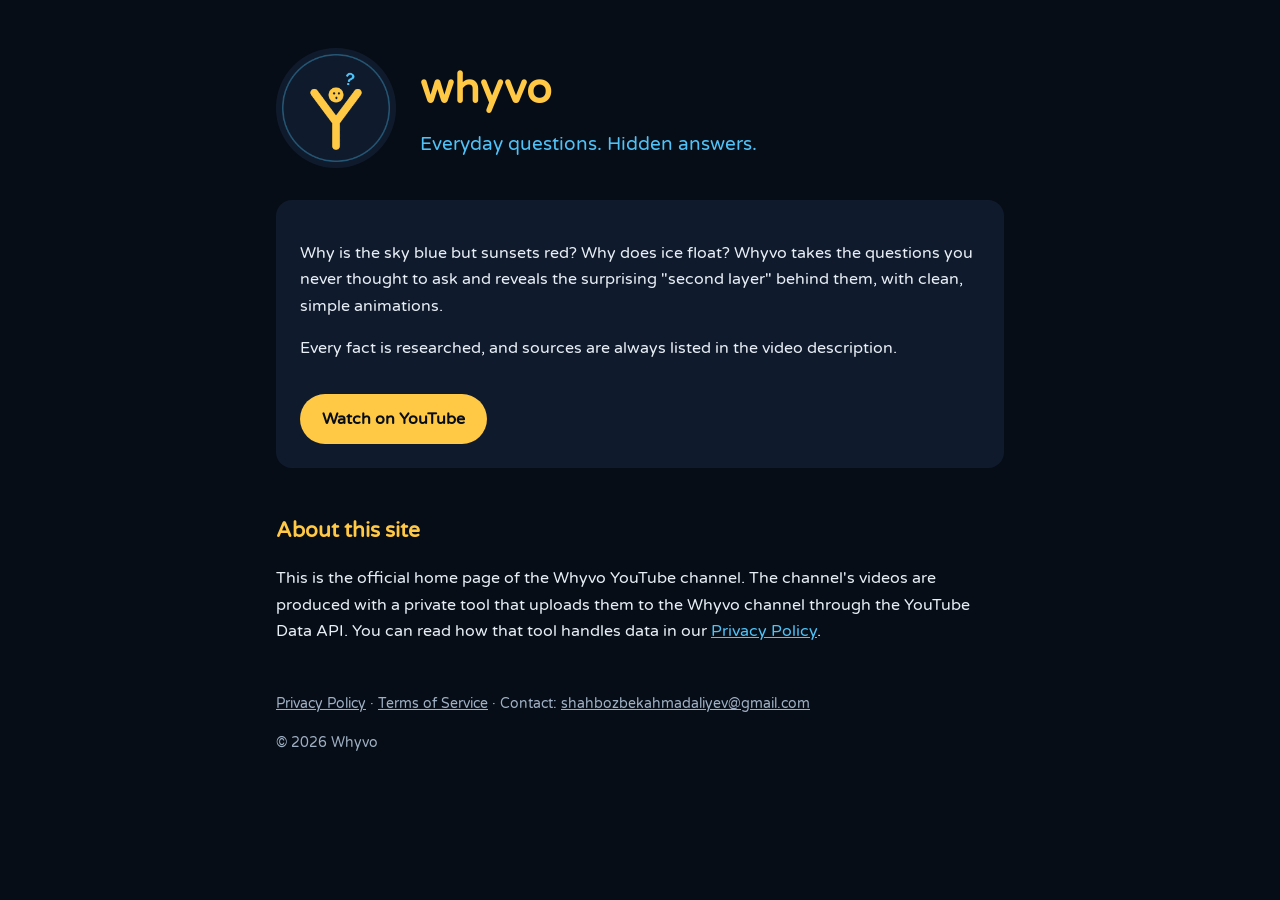
<file: index.html>
<!doctype html>
<html lang="en">
<head>
  <meta charset="utf-8">
  <meta name="viewport" content="width=device-width, initial-scale=1">
  <title>Whyvo</title>
  <meta name="description" content="Whyvo: everyday questions, hidden answers. Short animated science explainers on YouTube.">
  <link rel="icon" href="logo.png">
  <link rel="preconnect" href="https://fonts.googleapis.com">
  <link href="https://fonts.googleapis.com/css2?family=Varela+Round&display=swap" rel="stylesheet">
  <link rel="stylesheet" href="style.css">
</head>
<body>
  <div class="wrap">
    <header class="hero">
      <img src="logo.png" alt="Whyvo logo: a yellow Y-shaped character with a question mark">
      <div>
        <h1>whyvo</h1>
        <p class="tagline">Everyday questions. Hidden answers.</p>
      </div>
    </header>

    <div class="card">
      <p>Why is the sky blue but sunsets red? Why does ice float? Whyvo takes the questions you never thought to ask and reveals the surprising "second layer" behind them, with clean, simple animations.</p>
      <p>Every fact is researched, and sources are always listed in the video description.</p>
      <a class="button" href="https://www.youtube.com/@thewhyvo">Watch on YouTube</a>
    </div>

    <h2>About this site</h2>
    <p>This is the official home page of the Whyvo YouTube channel. The channel's videos are produced with a private tool that uploads them to the Whyvo channel through the YouTube Data API. You can read how that tool handles data in our <a href="privacy.html">Privacy Policy</a>.</p>

    <footer>
      <p><a href="privacy.html">Privacy Policy</a> · <a href="terms.html">Terms of Service</a> · Contact: <a href="mailto:shahbozbekahmadaliyev@gmail.com">shahbozbekahmadaliyev@gmail.com</a></p>
      <p>© 2026 Whyvo</p>
    </footer>
  </div>
</body>
</html>
</file>
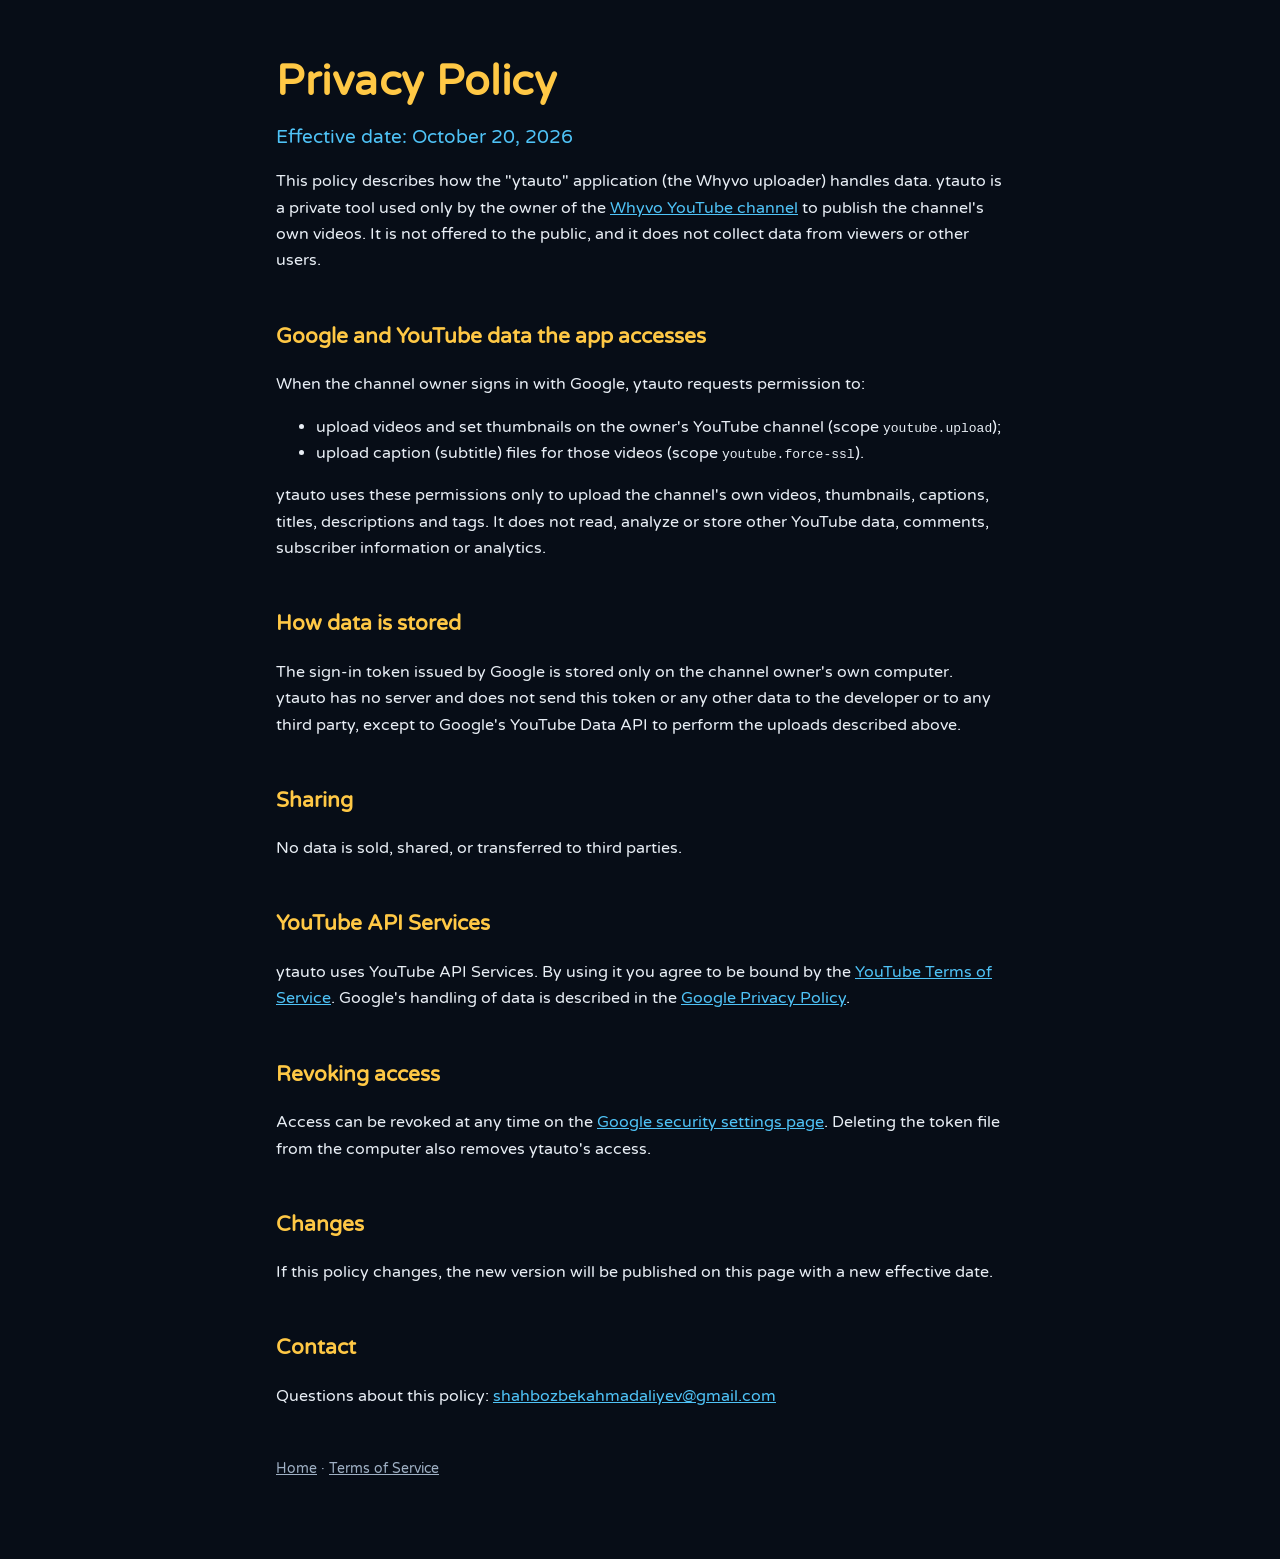
<file: privacy.html>
<!doctype html>
<html lang="en">
<head>
  <meta charset="utf-8">
  <meta name="viewport" content="width=device-width, initial-scale=1">
  <title>Privacy Policy · Whyvo</title>
  <link rel="icon" href="logo.png">
  <link rel="preconnect" href="https://fonts.googleapis.com">
  <link href="https://fonts.googleapis.com/css2?family=Varela+Round&display=swap" rel="stylesheet">
  <link rel="stylesheet" href="style.css">
</head>
<body>
  <div class="wrap">
    <h1>Privacy Policy</h1>
    <p class="tagline">Effective date: October 20, 2026</p>

    <p>This policy describes how the "ytauto" application (the Whyvo uploader) handles data. ytauto is a private tool used only by the owner of the <a href="https://www.youtube.com/@thewhyvo">Whyvo YouTube channel</a> to publish the channel's own videos. It is not offered to the public, and it does not collect data from viewers or other users.</p>

    <h2>Google and YouTube data the app accesses</h2>
    <p>When the channel owner signs in with Google, ytauto requests permission to:</p>
    <ul>
      <li>upload videos and set thumbnails on the owner's YouTube channel (scope <code>youtube.upload</code>);</li>
      <li>upload caption (subtitle) files for those videos (scope <code>youtube.force-ssl</code>).</li>
    </ul>
    <p>ytauto uses these permissions only to upload the channel's own videos, thumbnails, captions, titles, descriptions and tags. It does not read, analyze or store other YouTube data, comments, subscriber information or analytics.</p>

    <h2>How data is stored</h2>
    <p>The sign-in token issued by Google is stored only on the channel owner's own computer. ytauto has no server and does not send this token or any other data to the developer or to any third party, except to Google's YouTube Data API to perform the uploads described above.</p>

    <h2>Sharing</h2>
    <p>No data is sold, shared, or transferred to third parties.</p>

    <h2>YouTube API Services</h2>
    <p>ytauto uses YouTube API Services. By using it you agree to be bound by the <a href="https://www.youtube.com/t/terms">YouTube Terms of Service</a>. Google's handling of data is described in the <a href="https://policies.google.com/privacy">Google Privacy Policy</a>.</p>

    <h2>Revoking access</h2>
    <p>Access can be revoked at any time on the <a href="https://security.google.com/settings/security/permissions">Google security settings page</a>. Deleting the token file from the computer also removes ytauto's access.</p>

    <h2>Changes</h2>
    <p>If this policy changes, the new version will be published on this page with a new effective date.</p>

    <h2>Contact</h2>
    <p>Questions about this policy: <a href="mailto:shahbozbekahmadaliyev@gmail.com">shahbozbekahmadaliyev@gmail.com</a></p>

    <footer>
      <p><a href="index.html">Home</a> · <a href="terms.html">Terms of Service</a></p>
    </footer>
  </div>
</body>
</html>
</file>
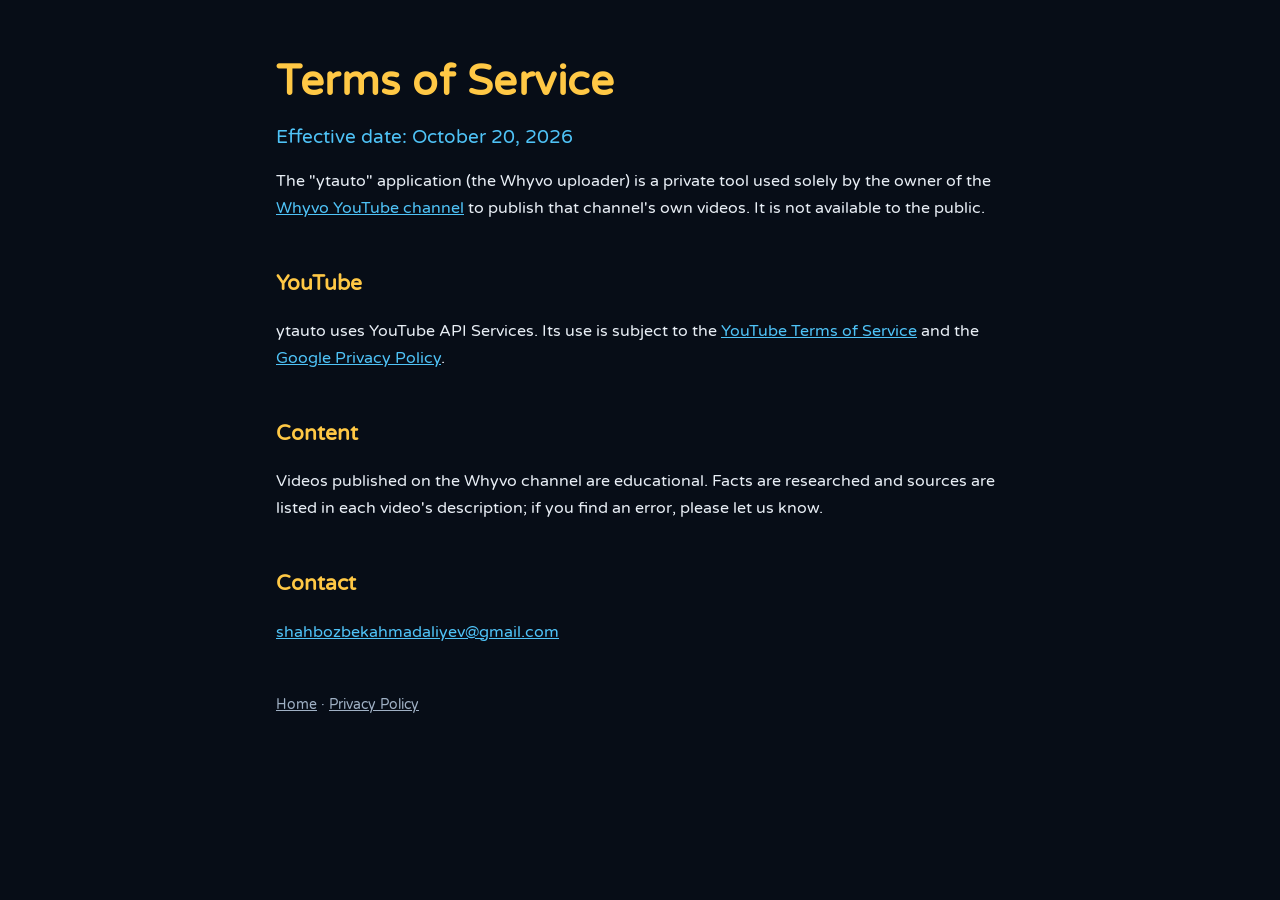
<file: terms.html>
<!doctype html>
<html lang="en">
<head>
  <meta charset="utf-8">
  <meta name="viewport" content="width=device-width, initial-scale=1">
  <title>Terms of Service · Whyvo</title>
  <link rel="icon" href="logo.png">
  <link rel="preconnect" href="https://fonts.googleapis.com">
  <link href="https://fonts.googleapis.com/css2?family=Varela+Round&display=swap" rel="stylesheet">
  <link rel="stylesheet" href="style.css">
</head>
<body>
  <div class="wrap">
    <h1>Terms of Service</h1>
    <p class="tagline">Effective date: October 20, 2026</p>

    <p>The "ytauto" application (the Whyvo uploader) is a private tool used solely by the owner of the <a href="https://www.youtube.com/@thewhyvo">Whyvo YouTube channel</a> to publish that channel's own videos. It is not available to the public.</p>

    <h2>YouTube</h2>
    <p>ytauto uses YouTube API Services. Its use is subject to the <a href="https://www.youtube.com/t/terms">YouTube Terms of Service</a> and the <a href="https://policies.google.com/privacy">Google Privacy Policy</a>.</p>

    <h2>Content</h2>
    <p>Videos published on the Whyvo channel are educational. Facts are researched and sources are listed in each video's description; if you find an error, please let us know.</p>

    <h2>Contact</h2>
    <p><a href="mailto:shahbozbekahmadaliyev@gmail.com">shahbozbekahmadaliyev@gmail.com</a></p>

    <footer>
      <p><a href="index.html">Home</a> · <a href="privacy.html">Privacy Policy</a></p>
    </footer>
  </div>
</body>
</html>
</file>
<file: style.css>
:root {
  --bg: #0f1b2d;
  --bg-deep: #070d17;
  --yellow: #ffc845;
  --sky: #4fc3f7;
  --text: #e8eef5;
  --muted: #9fb0c4;
}

* { box-sizing: border-box; }

body {
  margin: 0;
  background: var(--bg-deep);
  color: var(--text);
  font-family: "Varela Round", system-ui, sans-serif;
  line-height: 1.65;
}

a { color: var(--sky); }

.wrap {
  max-width: 760px;
  margin: 0 auto;
  padding: 48px 16px 64px;
}

header.hero {
  display: flex;
  align-items: center;
  gap: 24px;
  flex-wrap: wrap;
}

header.hero img {
  width: 120px;
  height: 120px;
  border-radius: 50%;
}

h1 {
  font-size: 2.6rem;
  margin: 0;
  color: var(--yellow);
  letter-spacing: 0.5px;
}

.tagline {
  margin: 4px 0 0;
  color: var(--sky);
  font-size: 1.2rem;
}

h2 {
  color: var(--yellow);
  font-size: 1.3rem;
  margin-top: 2.2em;
}

.card {
  background: var(--bg);
  border-radius: 16px;
  padding: 24px;
  margin-top: 32px;
}

.button {
  display: inline-block;
  margin-top: 16px;
  padding: 12px 22px;
  border-radius: 999px;
  background: var(--yellow);
  color: var(--bg-deep);
  font-weight: bold;
  text-decoration: none;
}

footer {
  margin-top: 48px;
  color: var(--muted);
  font-size: 0.9rem;
}

footer a { color: var(--muted); }
</file>
